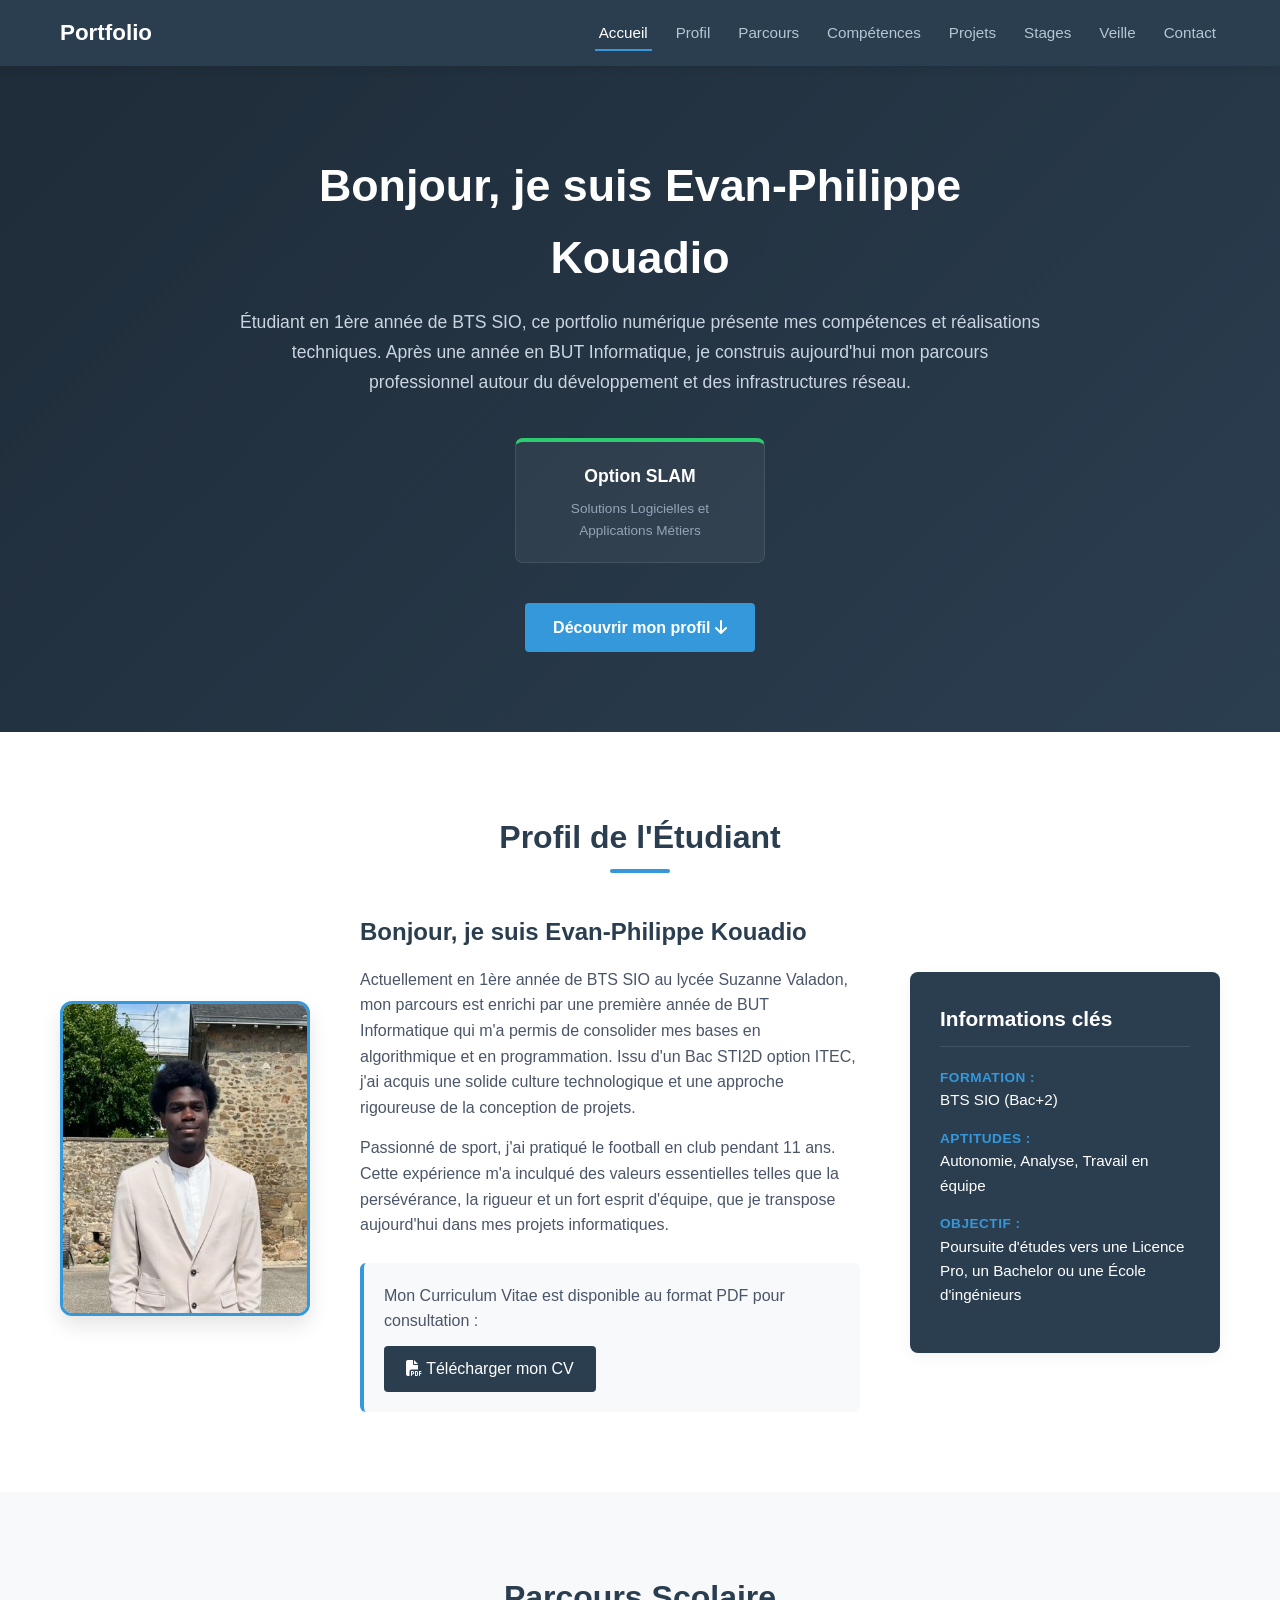
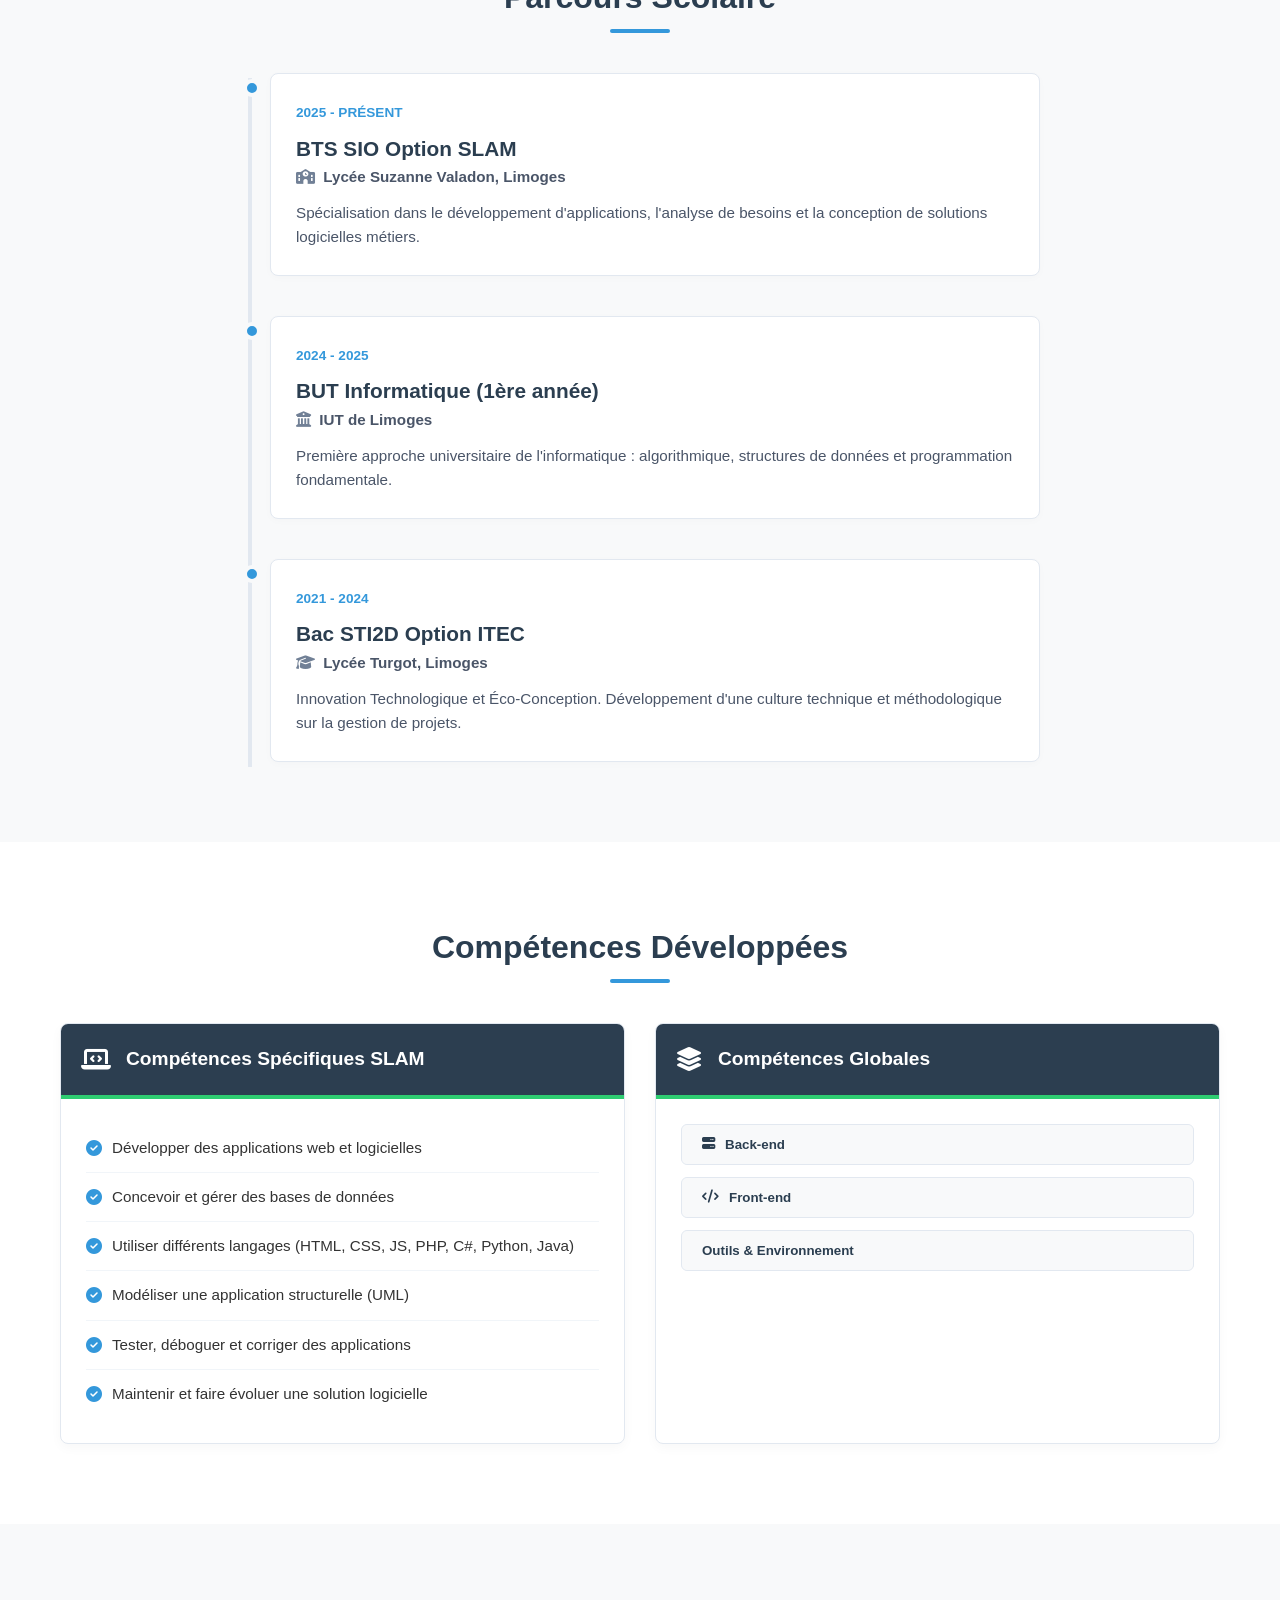
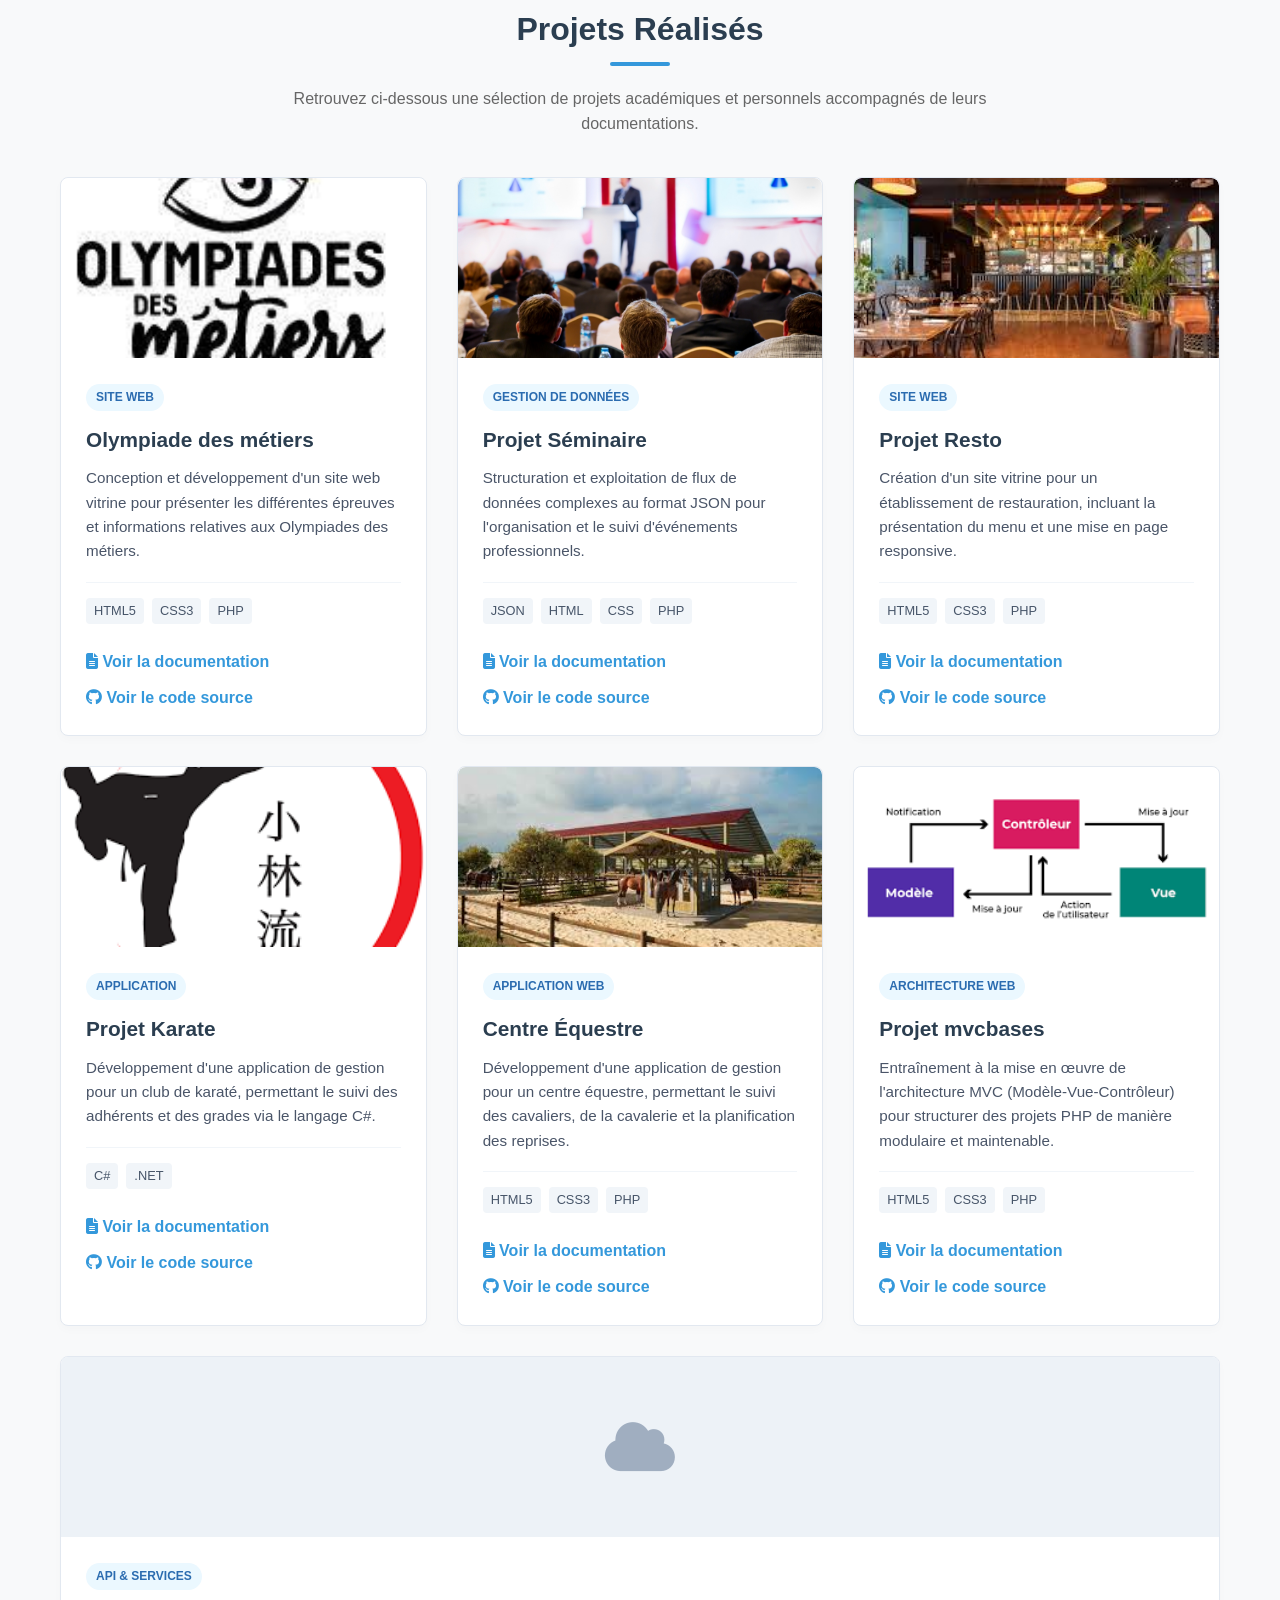
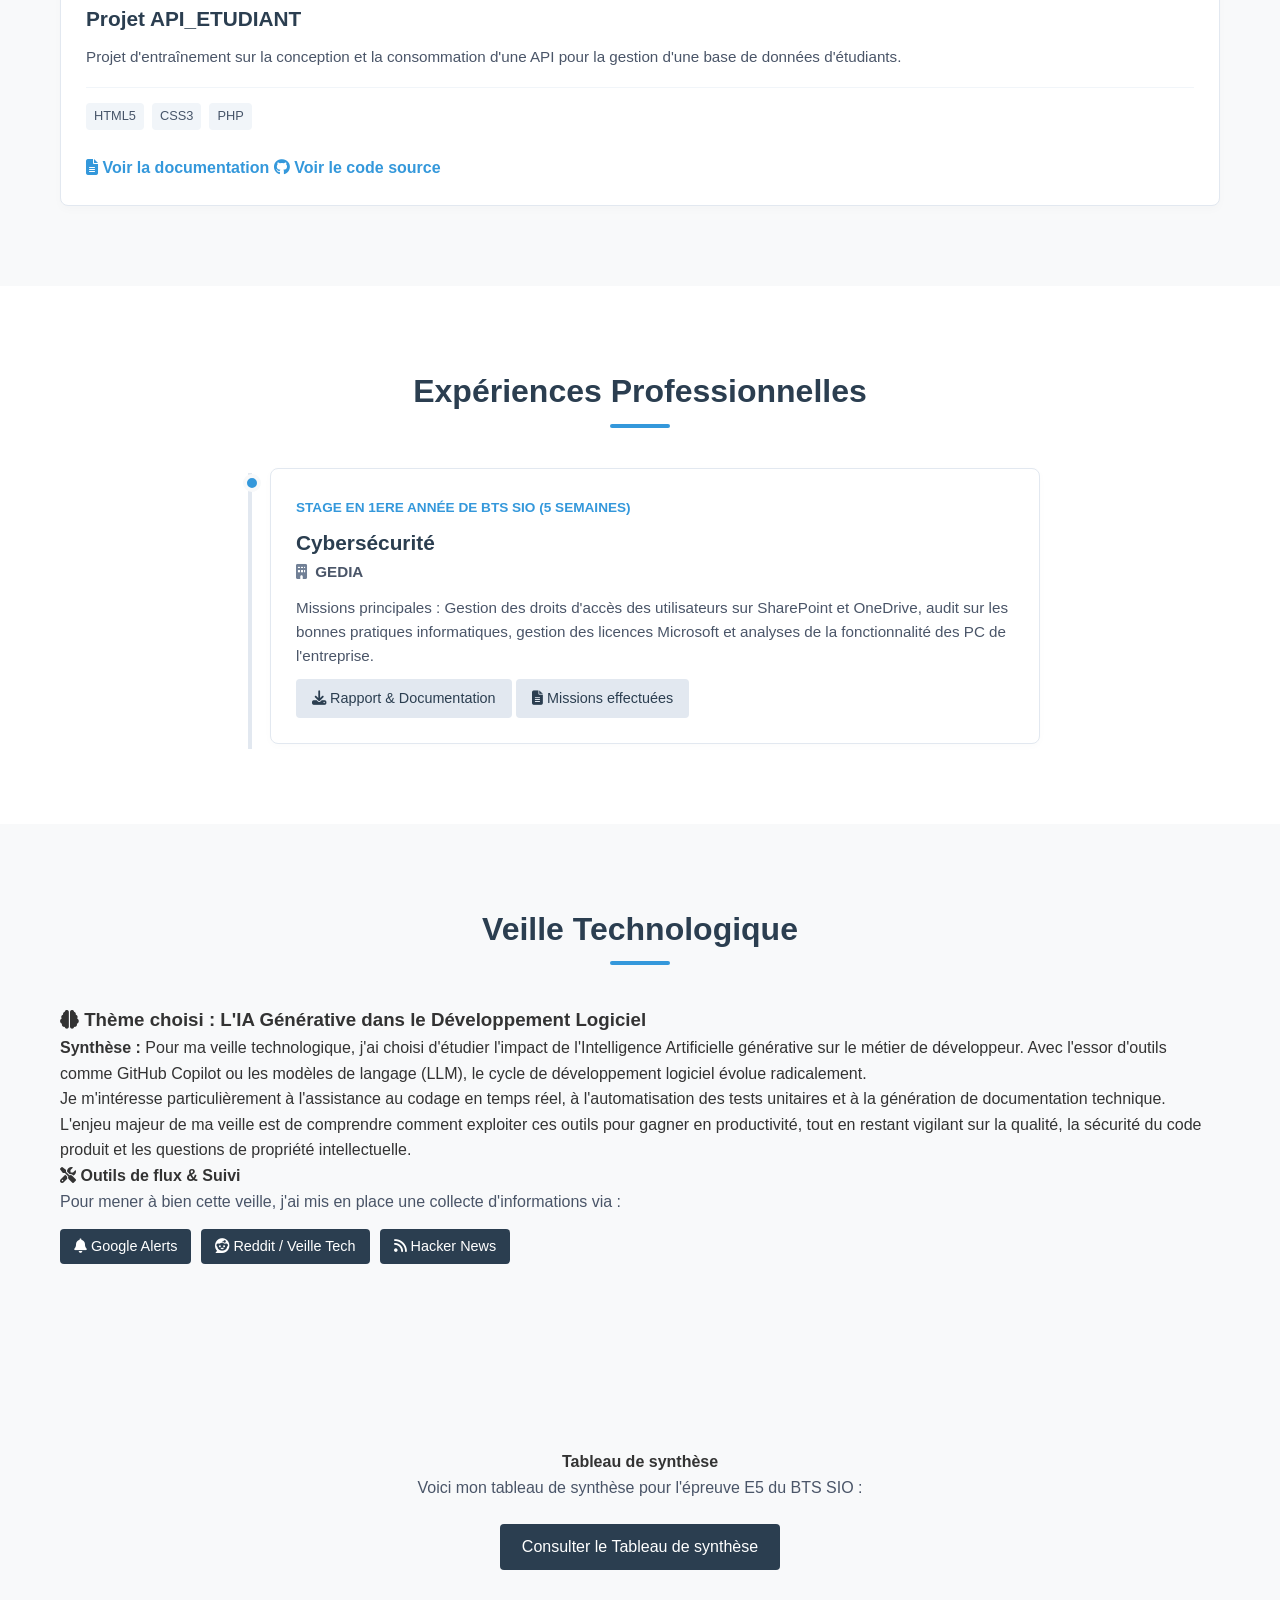
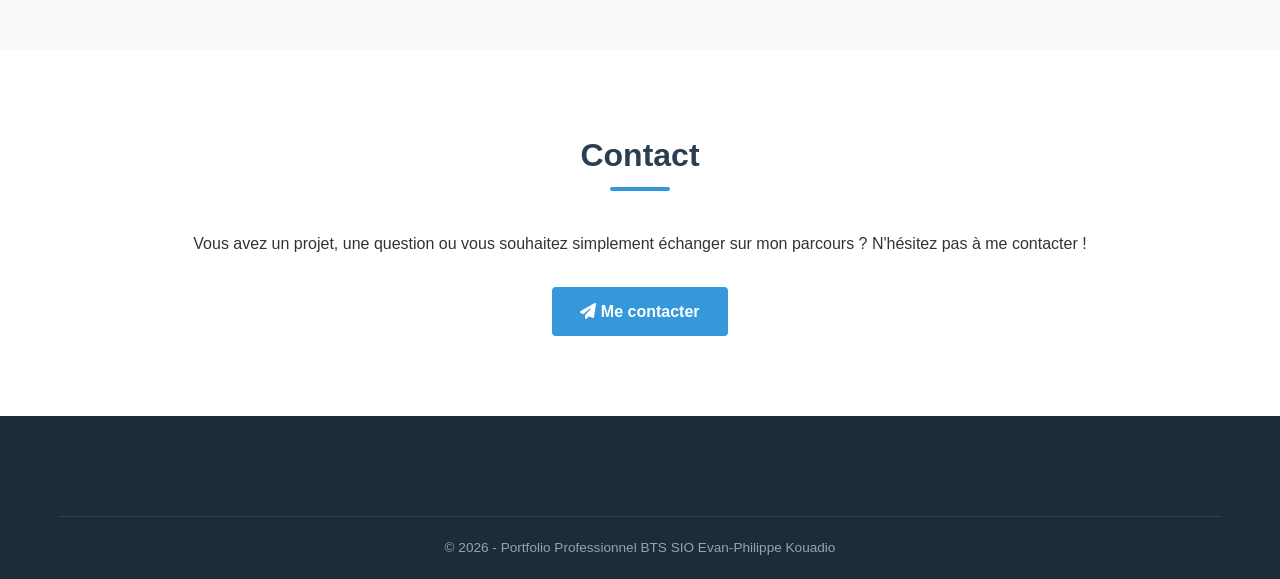
<file: index.html>
<!DOCTYPE html>
<html lang="fr">
<head>
    <meta charset="UTF-8">
    <meta name="viewport" content="width=device-width, initial-scale=1.0">
    <title>Portfolio - Evan-Philippe Kouadio</title>
    <link rel="stylesheet" href="style.css">
    <!-- Intégration de FontAwesome pour des icônes professionnelles -->
    <link rel="stylesheet" href="https://cdnjs.cloudflare.com/ajax/libs/font-awesome/6.4.0/css/all.min.css">
</head>
<body>

    <!-- Header / Navigation -->
    <header>
        <div class="nav-container">
            <div class="logo">
                Portfolio 
            </div>
            <nav>
                <ul>
                    <li><a href="#accueil" class="active">Accueil</a></li>
                    <li><a href="#profil">Profil</a></li>
                    <li><a href="#parcours">Parcours</a></li>
                    <li><a href="#competences">Compétences</a></li>
                    <li><a href="#projets">Projets</a></li>
                    <li><a href="#stages">Stages</a></li>
                    <li><a href="#veille">Veille</a></li>
                    <li><a href="#contact">Contact</a></li>
                </ul>
            </nav>
            <div class="menu-toggle" id="mobile-menu">
                <i class="fas fa-bars"></i>
            </div>
        </div>
    </header>

    <!-- Section Accueil / Introduction -->
    <section id="accueil" class="hero-section">
        <div class="hero-content">
            <h1>Bonjour, je suis Evan-Philippe Kouadio</h1>
            <p class="hero-description">
                Étudiant en 1ère année de BTS SIO, ce portfolio numérique présente mes compétences et réalisations techniques. Après une année en BUT Informatique, je construis aujourd'hui mon parcours professionnel autour du développement et des infrastructures réseau.
            </p>
            <div class="option-cards">
                <div class="option-card slam">
                    <h3>Option SLAM</h3>
                    <p>Solutions Logicielles et Applications Métiers</p>
                </div>
            </div>
            <a href="#profil" class="btn-primary">Découvrir mon profil <i class="fas fa-arrow-down"></i></a>
        </div>
    </section>

    <!-- Section Profil de l'étudiant -->
    <section id="profil" class="section-padding">
        <div class="container">
            <h2 class="section-title">Profil de l'Étudiant</h2>
            <div class="profil-grid">
                <div class="profil-photo">
                    <img src="Images pf/image pro.jpeg" alt="Photo de Evan-Philippe" class="profile-pic-main">
                </div>
                <div class="profil-text">
                    <h3>Bonjour, je suis Evan-Philippe Kouadio</h3>
                    <p>
                        Actuellement en 1ère année de BTS SIO au lycée Suzanne Valadon, mon parcours est enrichi par une première année de BUT Informatique qui m'a permis de consolider mes bases en algorithmique et en programmation. Issu d'un Bac STI2D option ITEC, j'ai acquis une solide culture technologique et une approche rigoureuse de la conception de projets.
                    </p>
                    <p>
                        Passionné de sport, j'ai pratiqué le football en club pendant 11 ans. Cette expérience m'a inculqué des valeurs essentielles telles que la persévérance, la rigueur et un fort esprit d'équipe, que je transpose aujourd'hui dans mes projets informatiques.
                    </p>
                    <div class="cv-download-box">
                        <p>Mon Curriculum Vitae est disponible au format PDF pour consultation :</p>
                        <a href="doc pdf/CV Professionnel Evan-Philippe.pdf" class="btn-secondary" target="_blank">
                            <i class="fas fa-file-pdf"></i> Télécharger mon CV
                        </a>
                    </div>
                </div>
                <div class="profil-info-card">
                    <h3>Informations clés</h3>
                    <ul>
                        <li><strong>Formation :</strong> BTS SIO (Bac+2)</li>
                        <li><strong>Aptitudes :</strong> Autonomie, Analyse, Travail en équipe</li>
                        <li><strong>Objectif :</strong> Poursuite d'études vers une Licence Pro, un Bachelor ou une École d'ingénieurs</li>
                    </ul>
                </div>
            </div>
        </div>
    </section>

    <!-- Section Parcours Scolaire -->
    <section id="parcours" class="section-padding bg-alt">
        <div class="container">
            <h2 class="section-title">Parcours Scolaire</h2>
            <div class="timeline">
                <!-- BTS SIO -->
                <div class="timeline-item">
                    <div class="timeline-dot"></div>
                    <div class="timeline-content">
                        <span class="timeline-date">2025 - Présent</span>
                        <h3>BTS SIO Option SLAM</h3>
                        <p class="company-name"><i class="fas fa-school"></i> Lycée Suzanne Valadon, Limoges</p>
                        <p>Spécialisation dans le développement d'applications, l'analyse de besoins et la conception de solutions logicielles métiers.</p>
                    </div>
                </div>
                <!-- BUT Info -->
                <div class="timeline-item">
                    <div class="timeline-dot"></div>
                    <div class="timeline-content">
                        <span class="timeline-date">2024 - 2025</span>
                        <h3>BUT Informatique (1ère année)</h3>
                        <p class="company-name"><i class="fas fa-university"></i> IUT de Limoges</p>
                        <p>Première approche universitaire de l'informatique : algorithmique, structures de données et programmation fondamentale.</p>
                    </div>
                </div>
                <!-- Bac STI2D -->
                <div class="timeline-item">
                    <div class="timeline-dot"></div>
                    <div class="timeline-content">
                        <span class="timeline-date">2021 - 2024</span>
                        <h3>Bac STI2D Option ITEC</h3>
                        <p class="company-name"><i class="fas fa-graduation-cap"></i> Lycée Turgot, Limoges</p>
                        <p>Innovation Technologique et Éco-Conception. Développement d'une culture technique et méthodologique sur la gestion de projets.</p>
                    </div>
                </div>
            </div>
        </div>
    </section>

    <!-- Section Compétences développées -->
    <section id="competences" class="section-padding">
        <div class="container">
            <h2 class="section-title">Compétences Développées</h2>
            
            <div class="skills-wrapper">

                <!-- Bloc SLAM -->
                <div class="skills-block">
                    <div class="block-header s-slam">
                        <i class="fas fa-laptop-code"></i>
                        <h3>Compétences Spécifiques SLAM</h3>
                    </div>
                    <ul class="skills-list">
                        <li><i class="fas fa-check-circle"></i> Développer des applications web et logicielles</li>
                        <li><i class="fas fa-check-circle"></i> Concevoir et gérer des bases de données</li>
                        <li><i class="fas fa-check-circle"></i> Utiliser différents langages (HTML, CSS, JS, PHP, C#, Python, Java)</li>
                        <li><i class="fas fa-check-circle"></i> Modéliser une application structurelle (UML)</li>
                        <li><i class="fas fa-check-circle"></i> Tester, déboguer et corriger des applications</li>
                        <li><i class="fas fa-check-circle"></i> Maintenir et faire évoluer une solution logicielle</li>
                    </ul>
                </div>

                 <div class="skills-block">
                    <div class="block-header s-slam">
                        <i class="fas fa-layer-group"></i>
                        <h3>Compétences Globales</h3>
                    </div>
                    <div class="skills-list-btns">
                        <button class="btn-skill" data-skill="backend"><i class="fas fa-server"></i> Back-end</button>
                        <button class="btn-skill" data-skill="frontend"><i class="fas fa-code"></i> Front-end</button>
                        <button class="btn-skill" data-skill="Outils">Outils & Environnement</button>
                    </div>
                </div>
            </div>
        </div>
    </section>

    <!-- Section Projets réalisés -->
    <section id="projets" class="section-padding bg-alt">
        <div class="container">
            <h2 class="section-title">Projets Réalisés</h2>
            <p class="section-intro">Retrouvez ci-dessous une sélection de projets académiques et personnels accompagnés de leurs documentations.</p>
            
            <div class="projects-grid">
                <!-- Projet 1 -->
                <div class="project-card">
                    <div class="project-img-placeholder">
                        <img src="Images pf/Olympiades.jpg" alt="Image du projet Olympiade des métiers">
                    </div>
                    <div class="project-content">
                        <span class="project-tag">Site Web</span>
                        <h3>Olympiade des métiers</h3>
                        <p>Conception et développement d'un site web vitrine pour présenter les différentes épreuves et informations relatives aux Olympiades des métiers.</p>
                        <div class="project-tech">
                            <span>HTML5</span><span>CSS3</span><span>PHP</span>
                        </div>
                        <a href="#" class="btn-text"><i class="fas fa-file-alt"></i> Voir la documentation</a>
                        <a href="https://github.com/KOUADIOEvan/siteolympiades.git" class="btn-text ml-15"><i class="fab fa-github"></i> Voir le code source</a>
                    </div>
                </div>
                <!-- Projet 3 -->
                <div class="project-card">
                    <div class="project-img-placeholder">
                        <img src="Images pf/Séminaire.jpg" alt="Image du projet Séminaire">
                    </div>
                    <div class="project-content">
                        <span class="project-tag">Gestion de Données</span>
                        <h3>Projet Séminaire</h3>
                        <p>Structuration et exploitation de flux de données complexes au format JSON pour l'organisation et le suivi d'événements professionnels.</p>
                        <div class="project-tech">
                            <span>JSON</span><span>HTML</span><span>CSS</span><span>PHP</span>
                        </div>
                        <a href="#" class="btn-text"><i class="fas fa-file-alt"></i> Voir la documentation</a>
                        <a href="https://github.com/KOUADIOEvan/seminaire.git" class="btn-text ml-15"><i class="fab fa-github"></i> Voir le code source</a>
                    </div>
                </div>
                <!-- Projet 4 -->
                <div class="project-card">
                    <div class="project-img-placeholder">
                        <img src="Images pf/Resto.jpg" alt="Image du projet Resto">
                    </div>
                    <div class="project-content">
                        <span class="project-tag">Site Web</span>
                        <h3>Projet Resto</h3>
                        <p>Création d'un site vitrine pour un établissement de restauration, incluant la présentation du menu et une mise en page responsive.</p>
                        <div class="project-tech">
                            <span>HTML5</span><span>CSS3</span><span>PHP</span>
                        </div>
                        <a href="#" class="btn-text"><i class="fas fa-file-alt"></i> Voir la documentation</a>
                        <a href="https://github.com/KOUADIOEvan/resto.git" class="btn-text ml-15"><i class="fab fa-github"></i> Voir le code source</a>
                    </div>
                </div>
                <!-- Projet 5 -->
                <div class="project-card">
                    <div class="project-img-placeholder">
                        <img src="Images pf/Karaté.png" alt="Image du projet Karaté">
                    </div>
                    <div class="project-content">
                        <span class="project-tag">Application</span>
                        <h3>Projet Karate</h3>
                        <p>Développement d'une application de gestion pour un club de karaté, permettant le suivi des adhérents et des grades via le langage C#.</p>
                        <div class="project-tech">
                            <span>C#</span><span>.NET</span>
                        </div>
                        <a href="#" class="btn-text"><i class="fas fa-file-alt"></i> Voir la documentation</a>
                        <a href="https://github.com/KOUADIOEvan/Karate.git" class="btn-text ml-15"><i class="fab fa-github"></i> Voir le code source</a>
                    </div>
                </div>
                <!-- Projet 6 -->
                <div class="project-card">
                    <div class="project-img-placeholder">
                        <img src="Images pf/Cheval.jpg" alt="Image du projet Centre Équestre">
                    </div>
                    <div class="project-content">
                        <span class="project-tag">Application Web</span>
                        <h3>Centre Équestre</h3>
                        <p>Développement d'une application de gestion pour un centre équestre, permettant le suivi des cavaliers, de la cavalerie et la planification des reprises.</p>
                        <div class="project-tech">
                            <span>HTML5</span><span>CSS3</span><span>PHP</span>
                        </div>
                        <a href="#" class="btn-text"><i class="fas fa-file-alt"></i> Voir la documentation</a>
                        <a href="https://github.com/KOUADIOEvan/cheval.git" class="btn-text ml-15"><i class="fab fa-github"></i> Voir le code source</a>
                    </div>
                </div>
                <!-- Projet 7 -->
                <div class="project-card">
                    <div class="project-img-placeholder">
                        <img src="Images pf/MVC.png" alt="Image du projet MVC Bases">
                    </div>
                    <div class="project-content">
                        <span class="project-tag">Architecture Web</span>
                        <h3>Projet mvcbases</h3>
                        <p>Entraînement à la mise en œuvre de l'architecture MVC (Modèle-Vue-Contrôleur) pour structurer des projets PHP de manière modulaire et maintenable.</p>
                        <div class="project-tech">
                            <span>HTML5</span><span>CSS3</span><span>PHP</span>
                        </div>
                        <a href="#" class="btn-text"><i class="fas fa-file-alt"></i> Voir la documentation</a>
                        <a href="https://github.com/KOUADIOEvan/ArchiMVC.git" class="btn-text ml-15"><i class="fab fa-github"></i> Voir le code source</a>
                    </div>
                </div>
                <!-- Projet 8 -->
                <div class="project-card">
                    <div class="project-img-placeholder project-icon-placeholder">
                        <i class="fas fa-cloud"></i>
                    </div>
                    <div class="project-content">
                        <span class="project-tag">API & Services</span>
                        <h3>Projet API_ETUDIANT</h3>
                        <p>Projet d'entraînement sur la conception et la consommation d'une API pour la gestion d'une base de données d'étudiants.</p>
                        <div class="project-tech">
                            <span>HTML5</span><span>CSS3</span><span>PHP</span>
                        </div>
                        <a href="#" class="btn-text"><i class="fas fa-file-alt"></i> Voir la documentation</a>
                        <a href="https://github.com/KOUADIOEvan/API.git" class="btn-text ml-15"><i class="fab fa-github"></i> Voir le code source</a>
                    </div>
                </div>
            </div>
        </div>
    </section>

    <!-- Section Expériences professionnelles (Stages) -->
    <section id="stages" class="section-padding">
        <div class="container">
            <h2 class="section-title">Expériences Professionnelles</h2>
            
            <div class="timeline">
                <!-- Stage 1 -->
                <div class="timeline-item">
                    <div class="timeline-dot"></div>
                    <div class="timeline-content">
                        <span class="timeline-date">stage en 1ere année de BTS SIO (5 semaines)</span>
                        <h3>Cybersécurité</h3>
                        <p class="company-name"><i class="fas fa-building"></i> GEDIA</p>
                        <p>Missions principales : Gestion des droits d'accès des utilisateurs sur SharePoint et OneDrive, audit sur les bonnes pratiques informatiques, gestion des licences Microsoft et analyses de la fonctionnalité des PC de l'entreprise.</p>
                        <a href="doc pdf/Documentation technique.pdf" class="btn-secondary-sm"><i class="fas fa-download"></i> Rapport & Documentation</a>
                        <a href="documentation-missions.html" class="btn-secondary-sm"><i class="fas fa-file-alt"></i> Missions effectuées</a>
                    </div>
                </div>
            </div>
        </div>
    </section>

    <!-- Section Veille technologique -->
    <section id="veille" class="section-padding bg-alt">
        <div class="container">
            <h2 class="section-title">Veille Technologique</h2>
            
            <div class="veille-content">
                <div class="veille-theme">
                    <h3><i class="fas fa-brain"></i> Thème choisi : L'IA Générative dans le Développement Logiciel</h3>
                    <p><strong>Synthèse :</strong> Pour ma veille technologique, j'ai choisi d'étudier l'impact de l'Intelligence Artificielle générative sur le métier de développeur. Avec l'essor d'outils comme GitHub Copilot ou les modèles de langage (LLM), le cycle de développement logiciel évolue radicalement.</p>
                    <p>Je m'intéresse particulièrement à l'assistance au codage en temps réel, à l'automatisation des tests unitaires et à la génération de documentation technique. L'enjeu majeur de ma veille est de comprendre comment exploiter ces outils pour gagner en productivité, tout en restant vigilant sur la qualité, la sécurité du code produit et les questions de propriété intellectuelle.</p>
                    
                    <div class="veille-methods">
                        <h4><i class="fas fa-tools"></i> Outils de flux & Suivi</h4>
                        <p>Pour mener à bien cette veille, j'ai mis en place une collecte d'informations via :</p>
                        <div class="tools-badges">
                            <a href="https://www.google.com/alerts" class="badge" target="_blank" rel="noopener noreferrer"><i class="fas fa-bell"></i> Google Alerts</a>
                            <a href="https://reddit.com/r/programming" class="badge" target="_blank" rel="noopener noreferrer"><i class="fab fa-reddit"></i> Reddit / Veille Tech</a>
                            <a href="https://news.ycombinator.com/" class="badge" target="_blank" rel="noopener noreferrer"><i class="fas fa-rss"></i> Hacker News</a>
                        </div>
                    </div>
                </div>
            </div>
        </div>
    </section>

    <section id="Document" class="section-padding bg-alt">
        <div class="container text-center">
            <div class="veille-methods no-border">
                <h4>Tableau de synthèse</h4>
                <p>Voici mon tableau de synthèse pour l'épreuve E5 du BTS SIO :</p>
                <div class="flex-center mt-4">
                    <a href="Tableau%20de%20synthèse.xlsx" class="btn-secondary" target="_blank" rel="noopener noreferrer">Consulter le Tableau de synthèse</a>
                </div>
            </div>
        </div>
    </section>

    <!-- Section Contact -->
    <section id="contact" class="section-padding">
        <div class="container text-center">
            <h2 class="section-title">Contact</h2>
            <p>Vous avez un projet, une question ou vous souhaitez simplement échanger sur mon parcours ? N'hésitez pas à me contacter !</p>
            <div class="contact-action">
                <a href="mailto:evankouadio95@gmail.com" class="btn-primary"><i class="fas fa-paper-plane"></i> Me contacter</a>
            </div>
        </div>
    </section>

    <!-- Section Conclusion -->
    <footer class="footer-section">
        <div class="container text-center">
    
            <p class="footer-conclusion">
           
            </p>
            <div class="footer-bottom">
                <p>&copy; 2026 - Portfolio Professionnel BTS SIO Evan-Philippe Kouadio</p>
            </div>
        </div>
    </footer>

    <!-- Modal pour les compétences -->
    <div id="skills-modal" class="modal">
        <div class="modal-content">
            <span class="close-modal"><i class="fas fa-times"></i></span>
            <h3 id="modal-title"></h3>
            <div id="modal-body"></div>
        </div>
    </div>

    <!-- Fichier JavaScript Externe -->
    <script src="script.js"></script>
</body>
</html>
</file>
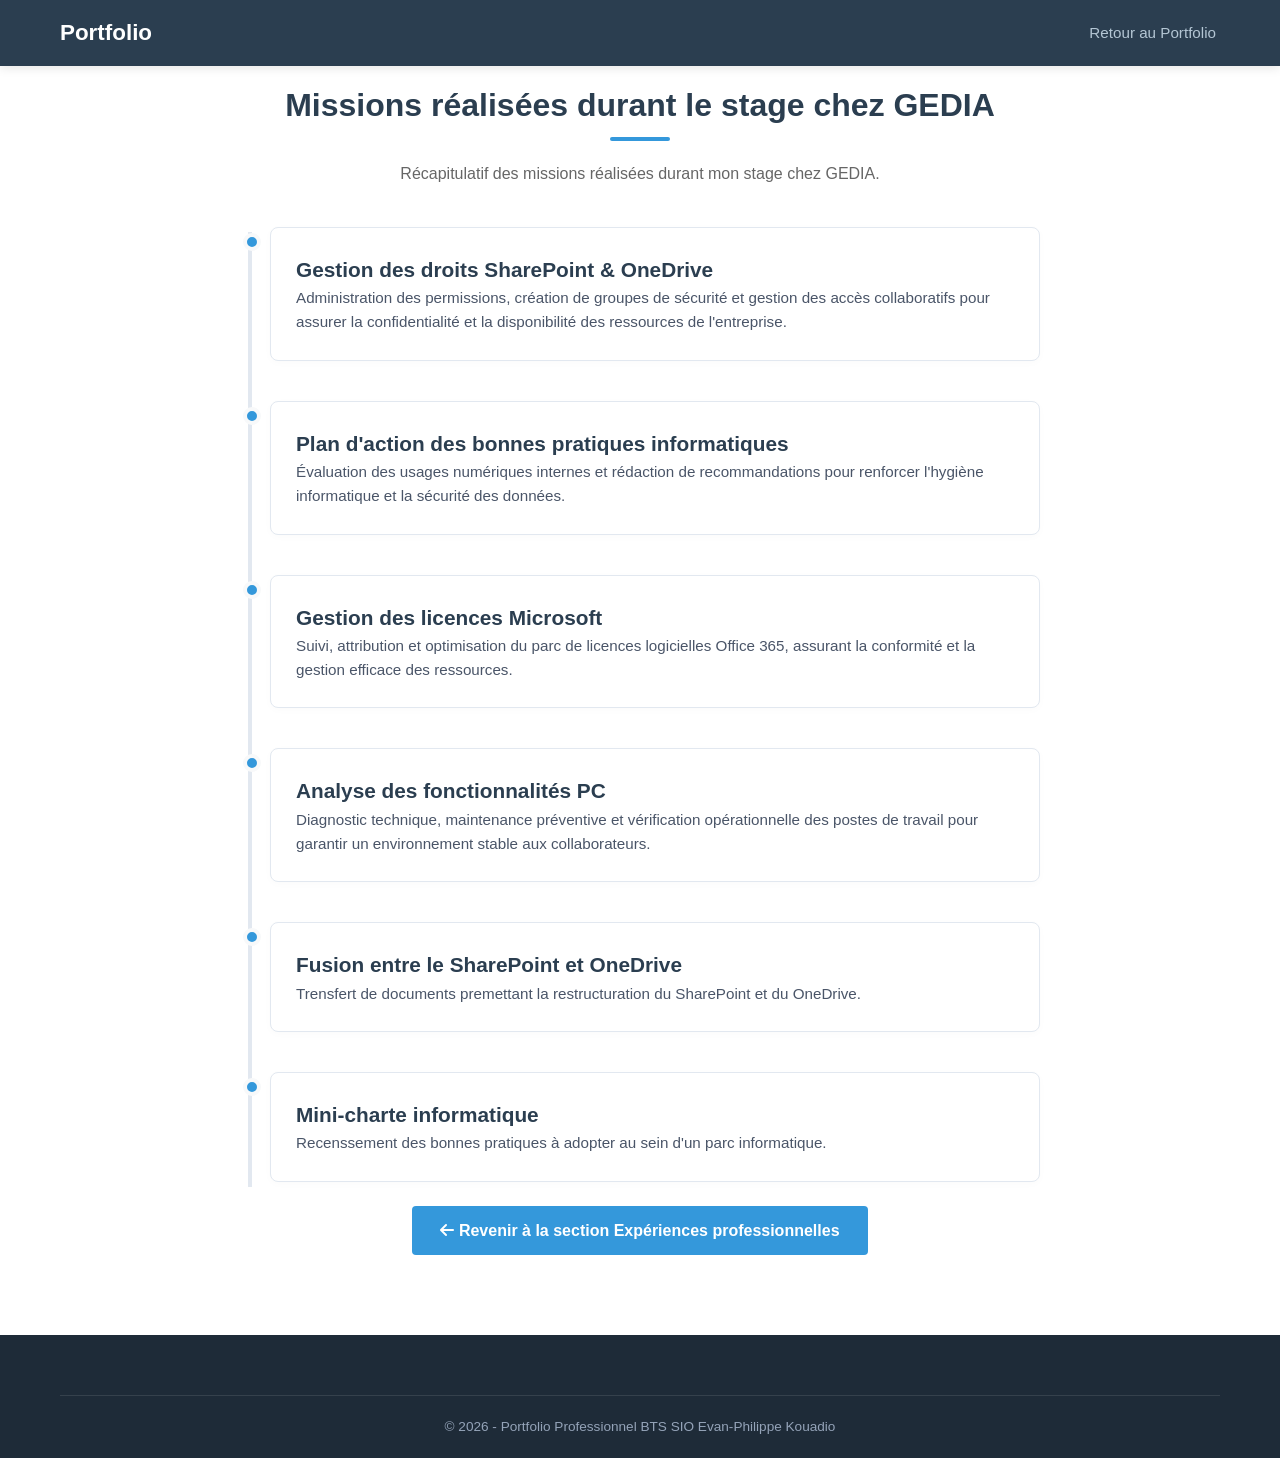
<file: documentation-missions.html>
<!DOCTYPE html>
<html lang="fr">
<head>
    <meta charset="UTF-8">
    <meta name="viewport" content="width=device-width, initial-scale=1.0">
    <title>Documentation des Missions - Evan-Philippe Kouadio</title>
    <link rel="stylesheet" href="style.css">
    <link rel="stylesheet" href="https://cdnjs.cloudflare.com/ajax/libs/font-awesome/6.4.0/css/all.min.css">
</head>
<body>
    <header>
        <div class="nav-container">
            <div class="logo">Portfolio</div>
            <nav>
                <ul>
                    <li><a href="index.html">Retour au Portfolio</a></li>
                </ul>
            </nav>
        </div>
    </header>

    <section class="section-padding mt-header">
        <div class="container">
            <h2 class="section-title">Missions réalisées durant le stage chez GEDIA</h2>
            <p class="section-intro">Récapitulatif des missions réalisées durant mon stage chez GEDIA.</p>

            <div class="timeline">
                <div class="timeline-item">
                    <div class="timeline-dot"></div>
                    <div class="timeline-content">
                        <h3>Gestion des droits SharePoint & OneDrive</h3>
                        <p>Administration des permissions, création de groupes de sécurité et gestion des accès collaboratifs pour assurer la confidentialité et la disponibilité des ressources de l'entreprise.</p>
                    </div>
                </div>

                <div class="timeline-item">
                    <div class="timeline-dot"></div>
                    <div class="timeline-content">
                        <h3>Plan d'action des bonnes pratiques informatiques</h3>
                        <p>Évaluation des usages numériques internes et rédaction de recommandations pour renforcer l'hygiène informatique et la sécurité des données.</p>
                    </div>
                </div>

                <div class="timeline-item">
                    <div class="timeline-dot"></div>
                    <div class="timeline-content">
                        <h3>Gestion des licences Microsoft</h3>
                        <p>Suivi, attribution et optimisation du parc de licences logicielles Office 365, assurant la conformité et la gestion efficace des ressources.</p>
                    </div>
                </div>

                <div class="timeline-item">
                    <div class="timeline-dot"></div>
                    <div class="timeline-content">
                        <h3>Analyse des fonctionnalités PC</h3>
                        <p>Diagnostic technique, maintenance préventive et vérification opérationnelle des postes de travail pour garantir un environnement stable aux collaborateurs.</p>
                    </div>
                </div>

                <div class="timeline-item">
                    <div class="timeline-dot"></div>
                    <div class="timeline-content">
                        <h3>Fusion entre le SharePoint et OneDrive</h3>
                        <p>Trensfert de documents premettant la restructuration du SharePoint et du OneDrive.</p>
                    </div>
                </div>

                <div class="timeline-item">
                    <div class="timeline-dot"></div>
                    <div class="timeline-content">
                        <h3>Mini-charte informatique</h3>
                        <p>Recenssement des bonnes pratiques à adopter au sein d'un parc informatique.</p>
                    </div>
                </div>
            </div>

            <div class="text-center mt-4">
                <a href="index.html#stages" class="btn-primary">
                    <i class="fas fa-arrow-left"></i> Revenir à la section Expériences professionnelles
                </a>
            </div>
            
        </div>
    </section>

    <footer class="footer-section">
        <div class="container text-center">
            <div class="footer-bottom">
                <p>&copy; 2026 - Portfolio Professionnel BTS SIO Evan-Philippe Kouadio</p>
            </div>
        </div>
    </footer>

    <script src="script.js"></script>
</body>
</html>
</file>
<file: style.css>
*, *::before, *::after {
    box-sizing: border-box;
    margin: 0;
    padding: 0;
}

:root {
    --primary-color: #2b3e50;
    --accent-color: #3498db;
    --accent-slam: #2ecc71;
    --text-dark: #333333;
    --text-light: #ffffff;
    --bg-light: #f8f9fa;
    --bg-white: #ffffff;
    --border-color: #e2e8f0;
    --transition-fast: 0.3s ease;
}

html {
    scroll-behavior: smooth;
    font-family: 'Segoe UI', Tahoma, Geneva, Verdana, sans-serif;
    color: var(--text-dark);
    line-height: 1.6;
}

body {
    background-color: var(--bg-white);
}

.container {
    width: 100%;
    max-width: 1200px;
    margin: 0 auto;
    padding: 0 20px;
}

.section-padding {
    padding: 80px 0;
}

.bg-alt {
    background-color: var(--bg-light);
}

.section-title {
    font-size: 2rem;
    color: var(--primary-color);
    text-align: center;
    margin-bottom: 40px;
    position: relative;
    padding-bottom: 10px;
}

.section-title::after {
    content: '';
    position: absolute;
    bottom: 0;
    left: 50%;
    transform: translateX(-50%);
    width: 60px;
    height: 4px;
    background-color: var(--accent-color);
    border-radius: 2px;
}

.section-intro {
    text-align: center;
    max-width: 700px;
    margin: -20px auto 40px auto;
    color: #666;
}
.text-center {
    text-align: center;
}

.mt-4 {
    margin-top: 1.5rem;
}
.btn-primary {
    display: inline-block;
    background-color: var(--accent-color);
    color: var(--text-light);
    padding: 12px 28px;
    text-decoration: none;
    border-radius: 4px;
    font-weight: 600;
    transition: var(--transition-fast);
    border: none;
    cursor: pointer;
}

.btn-primary:hover {
    background-color: #2980b9;
    transform: translateY(-2px);
}

.btn-secondary {
    display: inline-block;
    background-color: var(--primary-color);
    color: var(--text-light);
    padding: 10px 22px;
    text-decoration: none;
    border-radius: 4px;
    font-weight: 500;
    transition: var(--transition-fast);
}

.btn-secondary:hover {
    background-color: #1a252f;
}

.btn-secondary-sm {
    display: inline-block;
    background-color: #e2e8f0;
    color: var(--primary-color);
    padding: 8px 16px;
    text-decoration: none;
    border-radius: 4px;
    font-size: 0.9rem;
    font-weight: 500;
    transition: var(--transition-fast);
    margin-top: 10px;
}

.btn-secondary-sm:hover {
    background-color: #cbd5e1;
}

.btn-text {
    color: var(--accent-color);
    text-decoration: none;
    font-weight: 600;
    display: inline-block;
    margin-top: 10px;
}

.btn-text:hover {
    text-decoration: underline;
}

header {
    background-color: var(--primary-color);
    position: fixed;
    top: 0;
    left: 0;
    width: 100%;
    z-index: 1000;
    box-shadow: 0 2px 10px rgba(0,0,0,0.1);
}

.nav-container {
    display: flex;
    justify-content: space-between;
    align-items: center;
    max-width: 1200px;
    margin: 0 auto;
    padding: 15px 20px;
}

.logo {
    color: var(--text-light);
    font-size: 1.4rem;
    font-weight: 700;
}

.logo-accent {
    color: var(--accent-color);
}

header nav ul {
    display: flex;
    list-style: none;
}

header nav ul li {
    margin-left: 20px;
}

header nav ul li a {
    color: #b4c6d4;
    text-decoration: none;
    font-size: 0.95rem;
    font-weight: 500;
    transition: var(--transition-fast);
    padding: 8px 4px;
}

header nav ul li a:hover,
header nav ul li a.active {
    color: var(--text-light);
    border-bottom: 2px solid var(--accent-color);
}

.menu-toggle {
    color: var(--text-light);
    font-size: 1.5rem;
    cursor: pointer;
    display: none;
}

.hero-section {
    background: linear-gradient(135deg, #1e2b38 0%, #2b3e50 100%);
    color: var(--text-light);
    padding: 150px 20px 80px 20px;
    text-align: center;
}

.hero-content {
    max-width: 800px;
    margin: 0 auto;
}

.hero-content h1 {
    font-size: 2.8rem;
    margin-bottom: 15px;
    font-weight: 700;
}

.hero-content .subtitle {
    font-size: 1.3rem;
    color: var(--accent-color);
    margin-bottom: 25px;
    font-weight: 500;
}

.hero-description {
    font-size: 1.1rem;
    color: #cbd5e1;
    margin-bottom: 40px;
    line-height: 1.7;
}

.option-cards {
    display: flex;
    justify-content: center;
    gap: 30px;
    margin-bottom: 40px;
}

.option-card {
    background: rgba(255, 255, 255, 0.05);
    border: 1px solid rgba(255, 255, 255, 0.1);
    padding: 20px 30px;
    border-radius: 8px;
    width: 250px;
    transition: var(--transition-fast);
}

.option-card:hover {
    transform: translateY(-5px);
    background: rgba(255, 255, 255, 0.08);
}

.option-card.slam {
    border-top: 4px solid var(--accent-slam);
}

.card-icon {
    font-size: 2rem;
    margin-bottom: 12px;
}

.option-card.slam .card-icon { color: var(--accent-slam); }

.option-card h3 {
    font-size: 1.1rem;
    margin-bottom: 8px;
}

.option-card p {
    font-size: 0.85rem;
    color: #94a3b8;
}

.profil-grid {
    display: flex;
    gap: 50px;
    align-items: center;
}

.profil-photo {
    flex: 0 0 250px;
    text-align: center;
}

.profile-pic-main {
    width: 100%;
    max-width: 250px;
    height: auto;
    border-radius: 12px;
    box-shadow: 0 10px 20px rgba(0,0,0,0.1);
    border: 3px solid var(--accent-color);
}

.profil-text {
    flex: 2;
}

.profil-text h3 {
    font-size: 1.5rem;
    color: var(--primary-color);
    margin-bottom: 15px;
}

.profil-text p {
    margin-bottom: 15px;
    color: #4a5568;
}

.cv-download-box {
    background-color: var(--bg-light);
    padding: 20px;
    border-radius: 6px;
    border-left: 4px solid var(--accent-color);
    margin-top: 25px;
}

.cv-download-box p {
    margin-bottom: 12px;
    font-weight: 500;
}

.profil-info-card {
    flex: 1;
    background-color: var(--primary-color);
    color: var(--text-light);
    padding: 30px;
    border-radius: 8px;
    box-shadow: 0 4px 15px rgba(0,0,0,0.05);
}

.profil-info-card h3 {
    font-size: 1.3rem;
    margin-bottom: 20px;
    border-bottom: 1px solid rgba(255,255,255,0.1);
    padding-bottom: 10px;
}

.profil-info-card ul {
    list-style: none;
}

.profil-info-card ul li {
    margin-bottom: 15px;
    font-size: 0.95rem;
}

.profil-info-card ul li strong {
    color: var(--accent-color);
    display: block;
    font-size: 0.85rem;
    text-transform: uppercase;
    letter-spacing: 0.5px;
}

.skills-wrapper {
    display: flex;
    gap: 30px;
}

.skills-block {
    flex: 1;
    background-color: var(--bg-white);
    border-radius: 8px;
    box-shadow: 0 4px 12px rgba(0,0,0,0.03);
    overflow: hidden;
    border: 1px solid var(--border-color);
}

.block-header {
    padding: 20px;
    color: var(--text-light);
    display: flex;
    align-items: center;
    gap: 15px;
}

.block-header i {
    font-size: 1.5rem;
}

.block-header h3 {
    font-size: 1.2rem;
    font-weight: 600;
}

.block-header.s-slam { background-color: #2c3e50; border-bottom: 4px solid var(--accent-slam); }

.skills-list {
    list-style: none;
    padding: 25px;
}

.skills-list li {
    padding: 12px 0;
    border-bottom: 1px solid #f1f5f9;
    display: flex;
    align-items: flex-start;
    gap: 10px;
    font-size: 0.95rem;
}

.skills-list li:last-child {
    border-bottom: none;
}

.skills-list li i {
    color: var(--accent-color);
    margin-top: 4px;
    font-size: 1rem;
}

/* Boutons de compétences */
.skills-list-btns {
    padding: 25px;
    display: flex;
    flex-direction: column;
    gap: 12px;
}

.btn-skill {
    background-color: var(--bg-light);
    border: 1px solid var(--border-color);
    padding: 12px 20px;
    border-radius: 6px;
    cursor: pointer;
    font-weight: 600;
    transition: var(--transition-fast);
    display: flex;
    align-items: center;
    gap: 10px;
    color: var(--primary-color);
    font-family: inherit;
    text-align: left;
}

.btn-skill:hover {
    background-color: var(--accent-color);
    color: white;
    border-color: var(--accent-color);
    transform: translateX(5px);
}

/* Modal (Mini-page) */
.modal {
    display: none;
    position: fixed;
    z-index: 2000;
    left: 0;
    top: 0;
    width: 100%;
    height: 100%;
    background-color: rgba(0, 0, 0, 0.7);
    backdrop-filter: blur(4px);
    align-items: center;
    justify-content: center;
}

.modal-content {
    background-color: var(--bg-white);
    padding: 40px;
    border-radius: 12px;
    max-width: 500px;
    width: 90%;
    position: relative;
    box-shadow: 0 10px 30px rgba(0, 0, 0, 0.3);
    animation: modalFadeIn 0.3s ease;
}

@keyframes modalFadeIn {
    from { opacity: 0; transform: translateY(-20px); }
    to { opacity: 1; transform: translateY(0); }
}

.close-modal {
    position: absolute;
    right: 20px;
    top: 15px;
    font-size: 1.2rem;
    cursor: pointer;
    color: #666;
}

#modal-title {
    color: var(--primary-color);
    margin-bottom: 20px;
    border-bottom: 2px solid var(--accent-color);
    padding-bottom: 10px;
}

.modal-skill-list {
    list-style: none;
}

.modal-skill-list li {
    padding: 10px 0;
    display: flex;
    align-items: center;
    gap: 10px;
    border-bottom: 1px solid #eee;
}

.projects-grid {
    display: flex;
    gap: 30px;
    flex-wrap: wrap;
}

.project-card {
    flex: 1 1 calc(33.333% - 30px);
    min-width: 300px;
    background-color: var(--bg-white);
    border-radius: 8px;
    border: 1px solid var(--border-color);
    overflow: hidden;
    box-shadow: 0 4px 10px rgba(0,0,0,0.02);
    transition: var(--transition-fast);
}

.project-card:hover {
    transform: translateY(-5px);
    box-shadow: 0 8px 20px rgba(0,0,0,0.06);
}

.project-img-placeholder {
    height: 180px;
    background-color: transparent;
    display: flex;
    align-items: center;
    justify-content: center;
    color: #a0aec0;
    font-size: 3.5rem;
}

.project-icon-placeholder {
    background-color: #edf2f7;
}

.project-img-placeholder img {
    width: 100%;
    height: 100%;
    object-fit: cover;
    border-radius: 8px 8px 0 0;
}

.project-content {
    padding: 25px;
}

.project-tag {
    display: inline-block;
    background-color: #ebf8ff;
    color: #2b6cb0;
    font-size: 0.75rem;
    font-weight: 700;
    padding: 4px 10px;
    border-radius: 20px;
    text-transform: uppercase;
    margin-bottom: 12px;
}

.project-content h3 {
    font-size: 1.3rem;
    color: var(--primary-color);
    margin-bottom: 10px;
}

.project-content p {
    color: #4a5568;
    font-size: 0.95rem;
    margin-bottom: 18px;
}

.project-tech {
    display: flex;
    flex-wrap: wrap;
    gap: 8px;
    margin-bottom: 15px;
    border-top: 1px solid #f1f5f9;
    padding-top: 15px;
}

.project-tech span {
    background-color: #f1f5f9;
    color: #475569;
    font-size: 0.8rem;
    padding: 3px 8px;
    border-radius: 4px;
    font-weight: 500;
}

.timeline {
    position: relative;
    max-width: 800px;
    margin: 0 auto;
    padding-left: 30px;
}

.timeline::before {
    content: '';
    position: absolute;
    left: 8px;
    top: 5px;
    width: 4px;
    height: 100%;
    background-color: var(--border-color);
}

.timeline-item {
    position: relative;
    margin-bottom: 40px;
}

.timeline-item:last-child {
    margin-bottom: 0;
}

.timeline-dot {
    position: absolute;
    left: -27px;
    top: 6px;
    width: 18px;
    height: 18px;
    border-radius: 50%;
    background-color: var(--accent-color);
    border: 4px solid var(--bg-light);
}

.timeline-content {
    background-color: var(--bg-white);
    padding: 25px;
    border-radius: 8px;
    border: 1px solid var(--border-color);
    box-shadow: 0 2px 8px rgba(0,0,0,0.02);
}

.timeline-date {
    display: inline-block;
    color: var(--accent-color);
    font-weight: 700;
    font-size: 0.85rem;
    text-transform: uppercase;
    margin-bottom: 8px;
}

.timeline-content h3 {
    font-size: 1.3rem;
    color: var(--primary-color);
}

.company-name {
    font-size: 0.95rem;
    color: #4a5568;
    font-weight: 600;
    margin-bottom: 12px;
}

.company-name i {
    color: #718096;
    margin-right: 4px;
}

.timeline-content p {
    font-size: 0.95rem;
    color: #4a5568;
}
.veille-grid {
    display: flex;
    gap: 40px;
}

.veille-methods, .veille-summary {
    flex: 1;
}

.veille-methods h3, .veille-summary h3 {
    font-size: 1.3rem;
    color: var(--primary-color);
    margin-bottom: 15px;
}

.veille-methods p {
    color: #4a5568;
    margin-bottom: 15px;
}

.tools-badges {
    display: flex;
    gap: 10px;
    flex-wrap: wrap;
    margin-top: 15px;
    margin-bottom: 25px;
}

.tools-badges .badge {
    background-color: var(--primary-color);
    color: var(--text-light);
    padding: 6px 14px;
    border-radius: 4px;
    font-size: 0.9rem;
    font-weight: 500;
    text-decoration: none;
}

.themes-list {
    list-style: none;
}

.themes-list li {
    padding: 10px 0;
    border-bottom: 1px solid #f1f5f9;
    color: #4a5568;
}

.themes-list li i {
    color: var(--accent-color);
    font-size: 0.8rem;
    margin-right: 6px;
}

.summary-box {
    background-color: #f8fafc;
    border: 1px solid var(--border-color);
    padding: 25px;
    border-radius: 8px;
    height: 100%;
}

.summary-box p {
    margin-bottom: 15px;
    color: #334155;
    font-size: 0.95rem;
}

.summary-box p:last-child {
    margin-bottom: 0;
}

.table-responsive {
    width: 100%;
    overflow-x: auto;
    border-radius: 8px;
    box-shadow: 0 4px 12px rgba(0,0,0,0.04);
    border: 1px solid var(--border-color);
}

.synthese-table {
    width: 100%;
    border-collapse: collapse;
    background-color: var(--bg-white);
    text-align: left;
    min-width: 750px;
}

.synthese-table th {
    background-color: var(--primary-color);
    color: var(--text-light);
    padding: 16px 20px;
    font-weight: 600;
    font-size: 0.95rem;
}

.synthese-table td {
    padding: 16px 20px;
    border-bottom: 1px solid var(--border-color);
    vertical-align: top;
    font-size: 0.9rem;
}

.synthese-table tr:last-child td {
    border-bottom: none;
}

.synthese-table tr:nth-child(even) {
    background-color: #f8fafc;
}

.comp-name {
    font-weight: 700;
    color: var(--primary-color);
    width: 25%;
}

.synthese-table td ul {
    list-style: none;
}

.synthese-table td ul li {
    margin-bottom: 6px;
    position: relative;
    padding-left: 14px;
    color: #475569;
}

.synthese-table td ul li::before {
    content: '•';
    position: absolute;
    left: 0;
    color: var(--accent-color);
    font-weight: bold;
}

.table-tag {
    display: inline-block;
    background-color: #e2e8f0;
    color: #334155;
    font-size: 0.75rem;
    font-weight: 700;
    padding: 2px 6px;
    border-radius: 4px;
    margin-right: 6px;
}

.footer-section {
    background-color: #1e2b38;
    color: var(--text-light);
    padding: 60px 0 20px 0;
}

.footer-section h2 {
    font-size: 2rem;
    margin-bottom: 20px;
    position: relative;
    display: inline-block;
    padding-bottom: 10px;
}

.footer-section h2::after {
    content: '';
    position: absolute;
    bottom: 0;
    left: 50%;
    transform: translateX(-50%);
    width: 40px;
    height: 3px;
    background-color: var(--accent-color);
}

/* Section Contact */
.contact-action {
    margin-top: 30px;
}

.footer-conclusion {
    max-width: 800px;
    margin: 0 auto 40px auto;
    color: #cbd5e1;
    font-size: 1.05rem;
    line-height: 1.7;
}

.footer-bottom {
    border-top: 1px solid rgba(255,255,255,0.1);
    padding-top: 20px;
    font-size: 0.85rem;
    color: #94a3b8;
}

@media (max-width: 992px) {
    .profil-grid, .skills-wrapper, .projects-grid, .veille-grid {
        flex-direction: column;
        gap: 30px;
    }

    .profil-info-card, .option-cards {
        width: 100%;
    }
    
    .option-cards {
        flex-direction: row;
        flex-wrap: wrap;
    }
}

@media (max-width: 768px) {
    header nav {
        display: none;
        width: 100%;
        position: absolute;
        top: 100%;
        left: 0;
        background-color: var(--primary-color);
        box-shadow: 0 4px 6px rgba(0,0,0,0.1);
    }

    header nav.active {
        display: block;
    }

    .nav-container {
        position: relative;
    }

    header nav ul {
        flex-direction: column;
        padding: 10px 20px;
    }

    header nav ul li {
        margin: 10px 0;
    }

    .menu-toggle {
        display: block;
    }

    .hero-content h1 {
        font-size: 2rem;
    }

    .option-cards {
        flex-direction: column;
        align-items: center;
    }
    
    .option-card {
        width: 100%;
        max-width: 320px;
    }

    .section-padding {
        padding: 50px 0;
    }
}
</file>
